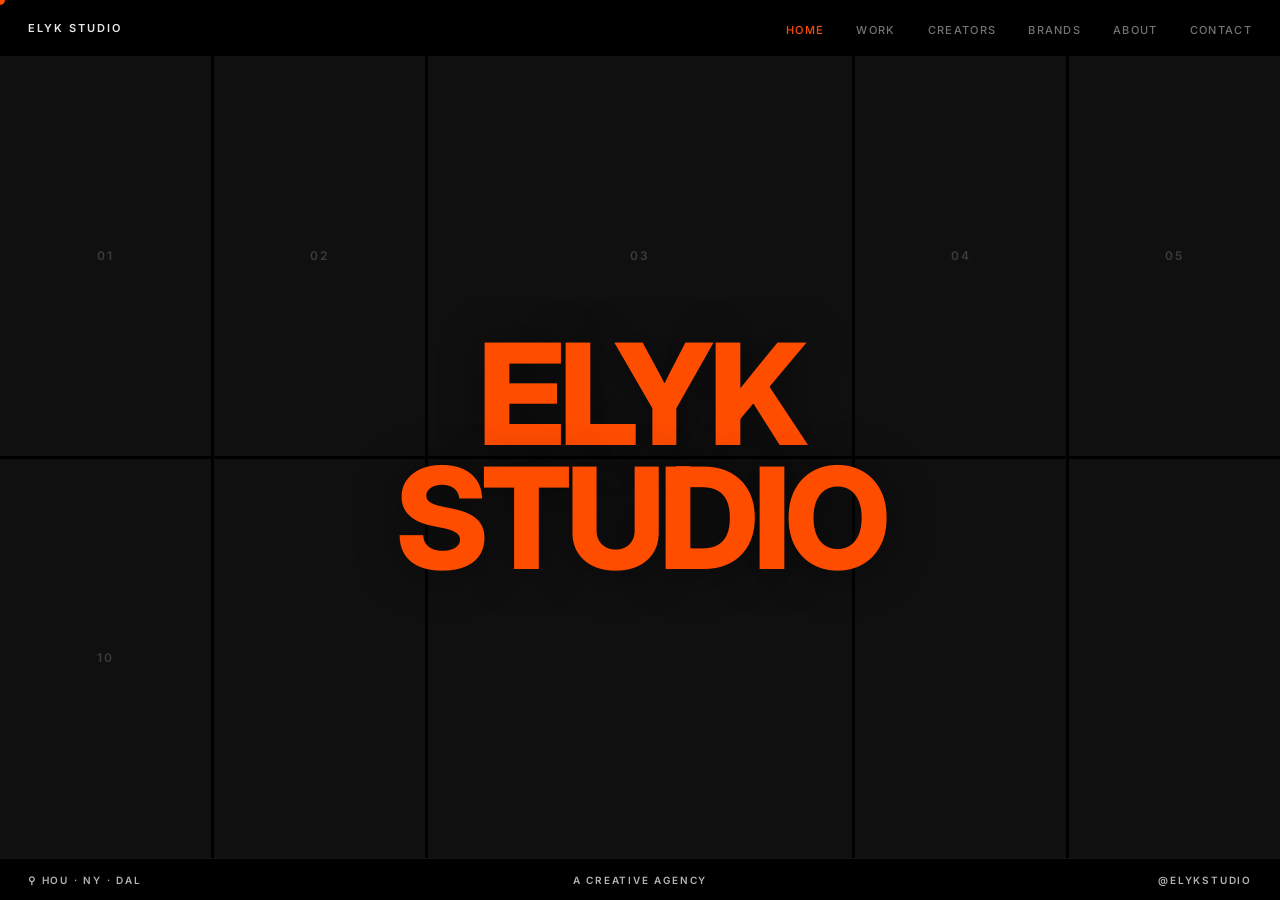
<file: index.html>
<!DOCTYPE html>
<html lang="en">
<head>
  <meta charset="UTF-8" />
  <meta name="viewport" content="width=device-width, initial-scale=1.0" />
  <meta name="description" content="Elyk Studio — A creative agency." />
  <title>ELYK STUDIO</title>
  <link rel="stylesheet" href="css/style.css" />
  <link rel="preconnect" href="https://fonts.googleapis.com" />
  <link rel="preconnect" href="https://fonts.gstatic.com" crossorigin />
  <link href="https://fonts.googleapis.com/css2?family=Inter:wght@300;400;500;600;800&display=swap" rel="stylesheet" />
</head>
<body class="home">

  <!-- Custom cursor -->
  <div class="cursor" id="cursor"></div>

  <!-- ===================== NAV ===================== -->
  <nav class="nav nav--home">
    <a href="index.html" class="nav__logo">Elyk Studio</a>
    <ul class="nav__links">
      <li><a href="index.html" class="active">Home</a></li>
      <li><a href="work.html">Work</a></li>
      <li><a href="creators.html">Creators</a></li>
      <li><a href="brands.html">Brands</a></li>
      <li><a href="about.html">About</a></li>
      <li><a href="contact.html">Contact</a></li>
    </ul>
  </nav>

  <!-- ===================== VIDEO GRID =====================
    Full-bleed 2-row grid. One video per cell.

    HOW TO ADD YOUR VIDEOS:
    ─────────────────────────────────────────────
    Portrait clip → replace src="videos/clip-X.mp4"
    YouTube       → replace YOUR_VIDEO_ID_X (2 places each)

    Drop .mp4 files into the /videos folder in this project.
    ───────────────────────────────────────────── -->
  <main class="grid-stage">

    <!-- Row 1 -->
    <div class="grid-cell grid-cell--portrait">
      <video class="grid-video" muted loop playsinline preload="none"
             poster="https://res.cloudinary.com/dmh01vpoz/video/upload/f_auto,q_auto,w_640/peacegray_TikTokDownloader.com_fef8b_q6gndk.jpg"
             data-src="https://res.cloudinary.com/dmh01vpoz/video/upload/f_auto,q_auto:eco,w_640/peacegray_TikTokDownloader.com_fef8b_q6gndk.mp4"></video>
      <div class="grid-cell__placeholder"><span>01</span></div>
    </div>

    <div class="grid-cell grid-cell--portrait">
      <video class="grid-video" muted loop playsinline preload="none"
             poster="https://res.cloudinary.com/dmh01vpoz/video/upload/f_auto,q_auto,w_640/ElianaOfori_moft6a.jpg"
             data-src="https://res.cloudinary.com/dmh01vpoz/video/upload/f_auto,q_auto:eco,w_640/ElianaOfori_moft6a.mp4"></video>
      <div class="grid-cell__placeholder"><span>02</span></div>
    </div>

    <!-- YouTube landscape — row 1 -->
    <div class="grid-cell grid-cell--landscape">
      <video class="grid-video" muted loop playsinline preload="none"
             poster="https://res.cloudinary.com/dmh01vpoz/video/upload/f_auto,q_auto,w_640/v1784480866/0715_2_4_dbrotw.jpg"
             data-src="https://res.cloudinary.com/dmh01vpoz/video/upload/f_auto,q_auto:eco,w_640/v1784480866/0715_2_4_dbrotw.mp4"></video>
      <div class="grid-cell__placeholder"><span>03</span></div>
    </div>

    <div class="grid-cell grid-cell--portrait">
      <video class="grid-video" muted loop playsinline preload="none"
             poster="https://res.cloudinary.com/dmh01vpoz/video/upload/f_auto,q_auto,w_640/v1784443368/0715_2_egw2zx.jpg"
             data-src="https://res.cloudinary.com/dmh01vpoz/video/upload/f_auto,q_auto:eco,w_640/v1784443368/0715_2_egw2zx.mp4"></video>
      <div class="grid-cell__placeholder"><span>04</span></div>
    </div>

    <div class="grid-cell grid-cell--portrait">
      <video class="grid-video" muted loop playsinline preload="none"
             poster="https://res.cloudinary.com/dmh01vpoz/video/upload/f_auto,q_auto,w_640/Video-749_za96e4.jpg"
             data-src="https://res.cloudinary.com/dmh01vpoz/video/upload/f_auto,q_auto:eco,w_640/Video-749_za96e4.mp4"></video>
      <div class="grid-cell__placeholder"><span>05</span></div>
    </div>
    <div class="grid-cell grid-cell--portrait">
      <video class="grid-video" muted loop playsinline preload="none"
             poster="https://res.cloudinary.com/dmh01vpoz/video/upload/f_auto,q_auto,w_640/save_time_for_what_really_matters_by_downloading_Gauth_official_gauth_gauthpartner_examprep_study_-_ELYK._1080p_drjmeo.jpg"
             data-src="https://res.cloudinary.com/dmh01vpoz/video/upload/f_auto,q_auto:eco,w_640/save_time_for_what_really_matters_by_downloading_Gauth_official_gauth_gauthpartner_examprep_study_-_ELYK._1080p_drjmeo.mp4"></video>
      <div class="grid-cell__placeholder"><span>10</span></div>
    </div>
    <!-- Row 2 -->
    <div class="grid-cell grid-cell--portrait">
      <video class="grid-video" muted loop playsinline preload="none"
             poster="https://res.cloudinary.com/dmh01vpoz/video/upload/f_auto,q_auto,w_640/v1784445237/0628_tybceh.jpg"
             data-src="https://res.cloudinary.com/dmh01vpoz/video/upload/f_auto,q_auto:eco,w_640/v1784445237/0628_tybceh.mp4"></video>
      <div class="grid-cell__placeholder"><span>06</span></div>
    </div>

    <!-- YouTube landscape — row 2 -->
    <div class="grid-cell grid-cell--landscape">
      <video class="grid-video" muted loop playsinline preload="none"
             poster="https://res.cloudinary.com/dmh01vpoz/video/upload/f_auto,q_auto,w_640/Video-351_ekuxar.jpg"
             data-src="https://res.cloudinary.com/dmh01vpoz/video/upload/f_auto,q_auto:eco,w_640/Video-351_ekuxar.mp4"></video>
      <div class="grid-cell__placeholder"><span>07</span></div>
    </div>

    <div class="grid-cell grid-cell--portrait">
      <video class="grid-video" muted loop playsinline preload="none"
             poster="https://res.cloudinary.com/dmh01vpoz/video/upload/f_auto,q_auto,w_640/v1784479201/0715_2_2_ihyh3q.jpg"
             data-src="https://res.cloudinary.com/dmh01vpoz/video/upload/f_auto,q_auto:eco,w_640/v1784479201/0715_2_2_ihyh3q.mp4"></video>
      <div class="grid-cell__placeholder"><span>09</span></div>
    </div>

    <div class="grid-cell grid-cell--portrait">
      <video class="grid-video" muted loop playsinline preload="none"
             poster="https://res.cloudinary.com/dmh01vpoz/video/upload/f_auto,q_auto,w_640/Video-21_jdxeqt.jpg"
             data-src="https://res.cloudinary.com/dmh01vpoz/video/upload/f_auto,q_auto:eco,w_640/Video-21_jdxeqt.mp4"></video>
      <div class="grid-cell__placeholder"><span>08</span></div>
    </div>

    <!-- Brand wordmark overlay -->
    <div class="grid-wordmark" aria-hidden="true">
      <span class="grid-wordmark__text">ELYK<br />STUDIO</span>
    </div>

  </main>

  <!-- ===================== BOTTOM BAR ===================== -->
  <footer class="bottom-bar">
    <span class="bottom-bar__loc">⚲ HOU · NY · DAL</span>
    <span class="bottom-bar__tagline">A Creative Agency</span>
    <a href="https://instagram.com/elykstudio" class="bottom-bar__handle" target="_blank" rel="noopener">@ELYKSTUDIO</a>
  </footer>

  <script src="js/main.js?v=13"></script>
</body>
</html>
</file>
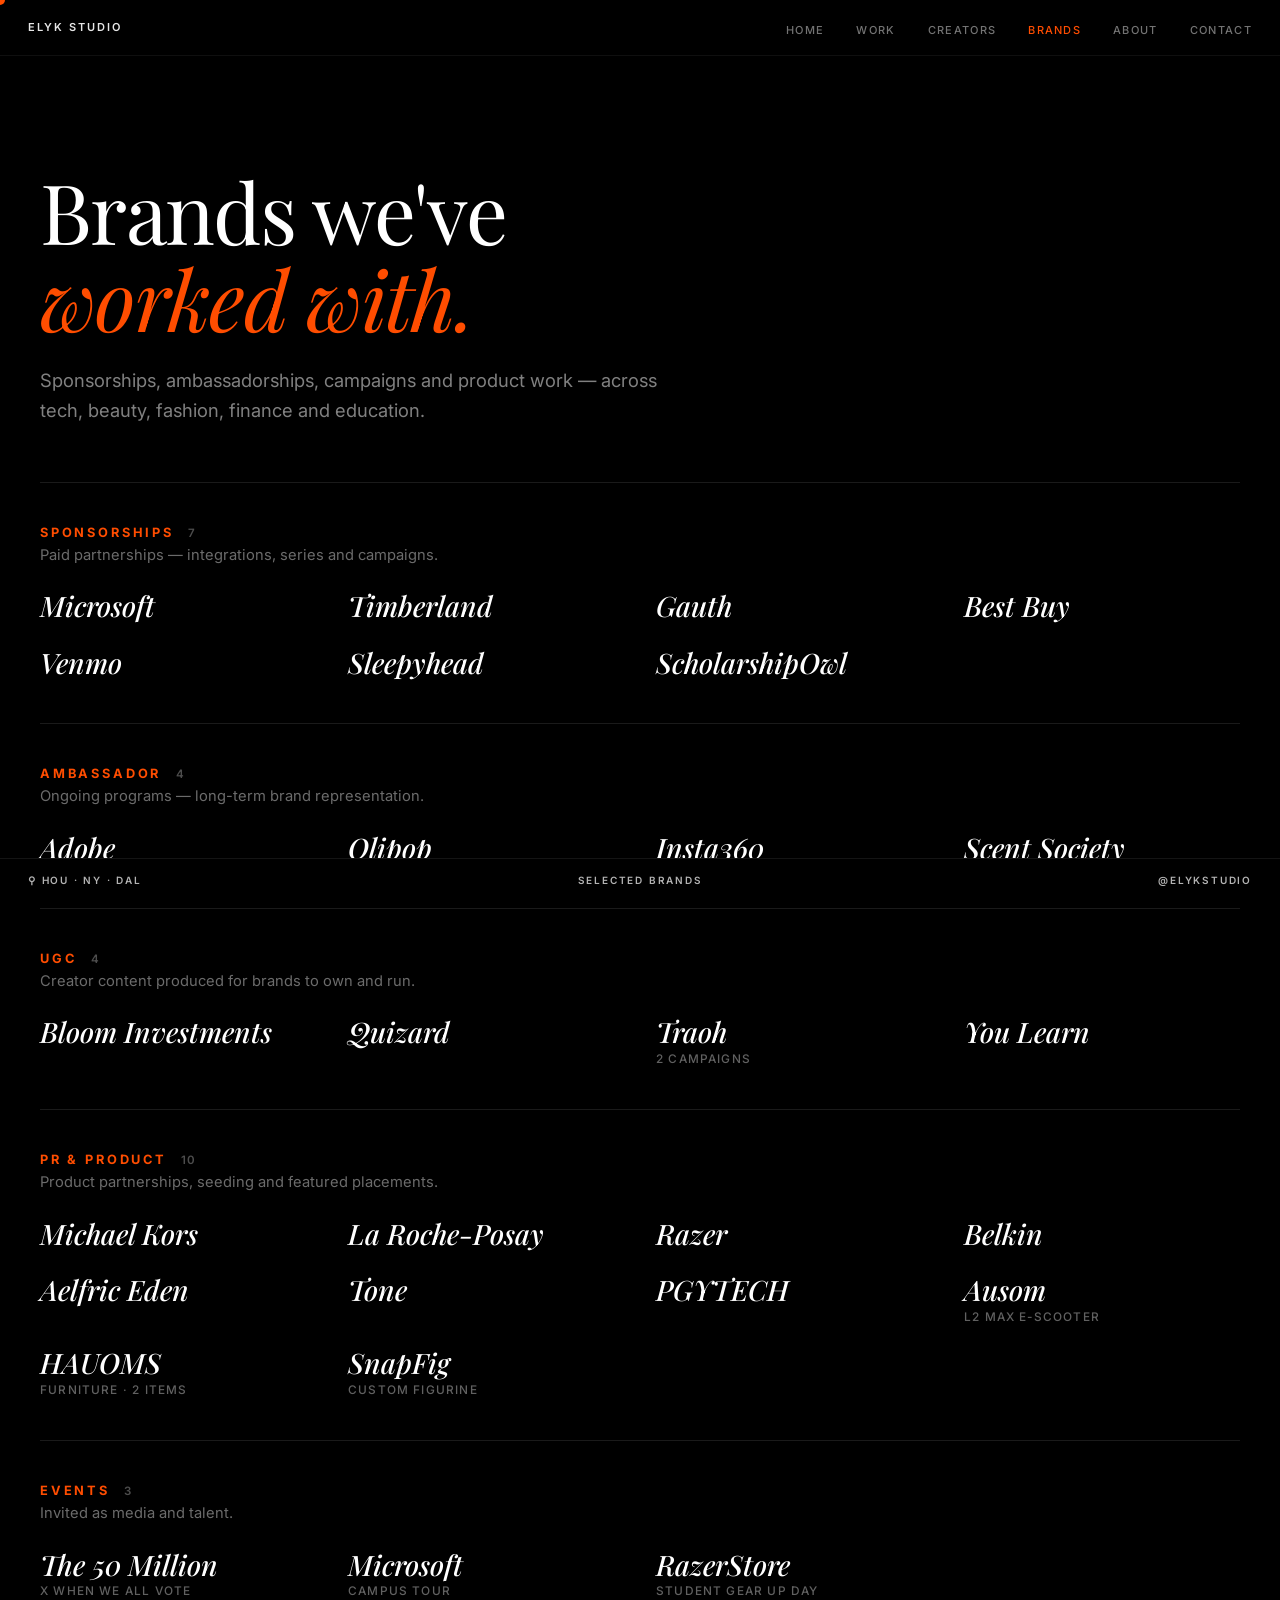
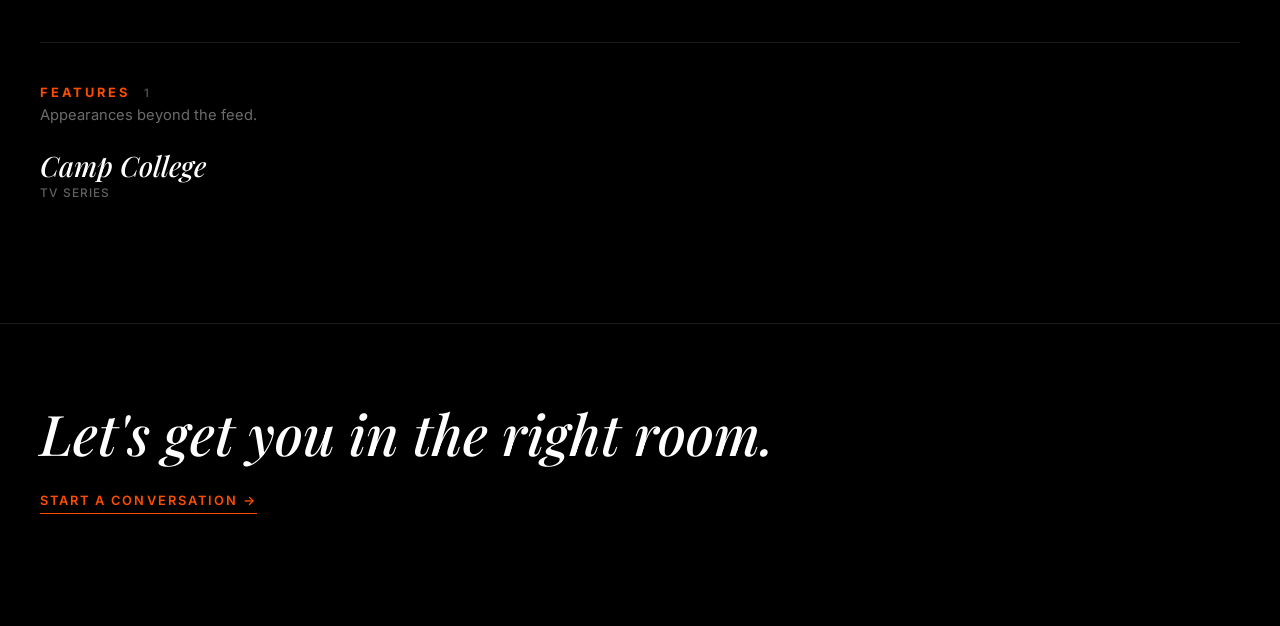
<file: brands.html>
<!DOCTYPE html>
<html lang="en">
<head>
  <meta charset="UTF-8" />
  <meta name="viewport" content="width=device-width, initial-scale=1.0" />
  <meta name="description" content="Elyk Studio — brands we've partnered with." />
  <title>ELYK STUDIO — Brands</title>
  <link rel="stylesheet" href="css/style.css" />
  <link rel="preconnect" href="https://fonts.googleapis.com" />
  <link rel="preconnect" href="https://fonts.gstatic.com" crossorigin />
  <link href="https://fonts.googleapis.com/css2?family=Inter:wght@300;400;500;600;800&family=Playfair+Display:ital,wght@0,400;0,500;1,400;1,500;1,600&display=swap" rel="stylesheet" />
</head>
<body>

  <div class="cursor" id="cursor"></div>

  <nav class="nav nav--page">
    <a href="index.html" class="nav__logo">Elyk Studio</a>
    <ul class="nav__links">
      <li><a href="index.html">Home</a></li>
      <li><a href="work.html">Work</a></li>
      <li><a href="creators.html">Creators</a></li>
      <li><a href="brands.html" class="active">Brands</a></li>
      <li><a href="about.html">About</a></li>
      <li><a href="contact.html">Contact</a></li>
    </ul>
  </nav>

  <main class="page">
    <section class="br-intro">
      <h1 class="br-lead fade-up">
        Brands we've<br /><em>worked with.</em>
      </h1>
      <p class="br-sub fade-up">
        Sponsorships, ambassadorships, campaigns and product work — across tech,
        beauty, fashion, finance and education.
      </p>
    </section>

    <!-- Groups are injected from BRAND_GROUPS in js/campaigns.js -->
    <section class="br-groups" id="brandGroups"></section>

    <section class="ab-cta">
      <h2 class="ab-cta__text">Let's get you in the right room.</h2>
      <a href="contact.html" class="ab-cta__link">Start a conversation →</a>
    </section>
  </main>

  <footer class="bottom-bar">
    <span class="bottom-bar__loc">⚲ HOU · NY · DAL</span>
    <span class="bottom-bar__tagline">Selected Brands</span>
    <a href="https://instagram.com/elykstudio" class="bottom-bar__handle" target="_blank" rel="noopener">@ELYKSTUDIO</a>
  </footer>

  <script src="js/campaigns.js?v=13"></script>
  <script src="js/main.js?v=13"></script>
</body>
</html>
</file>
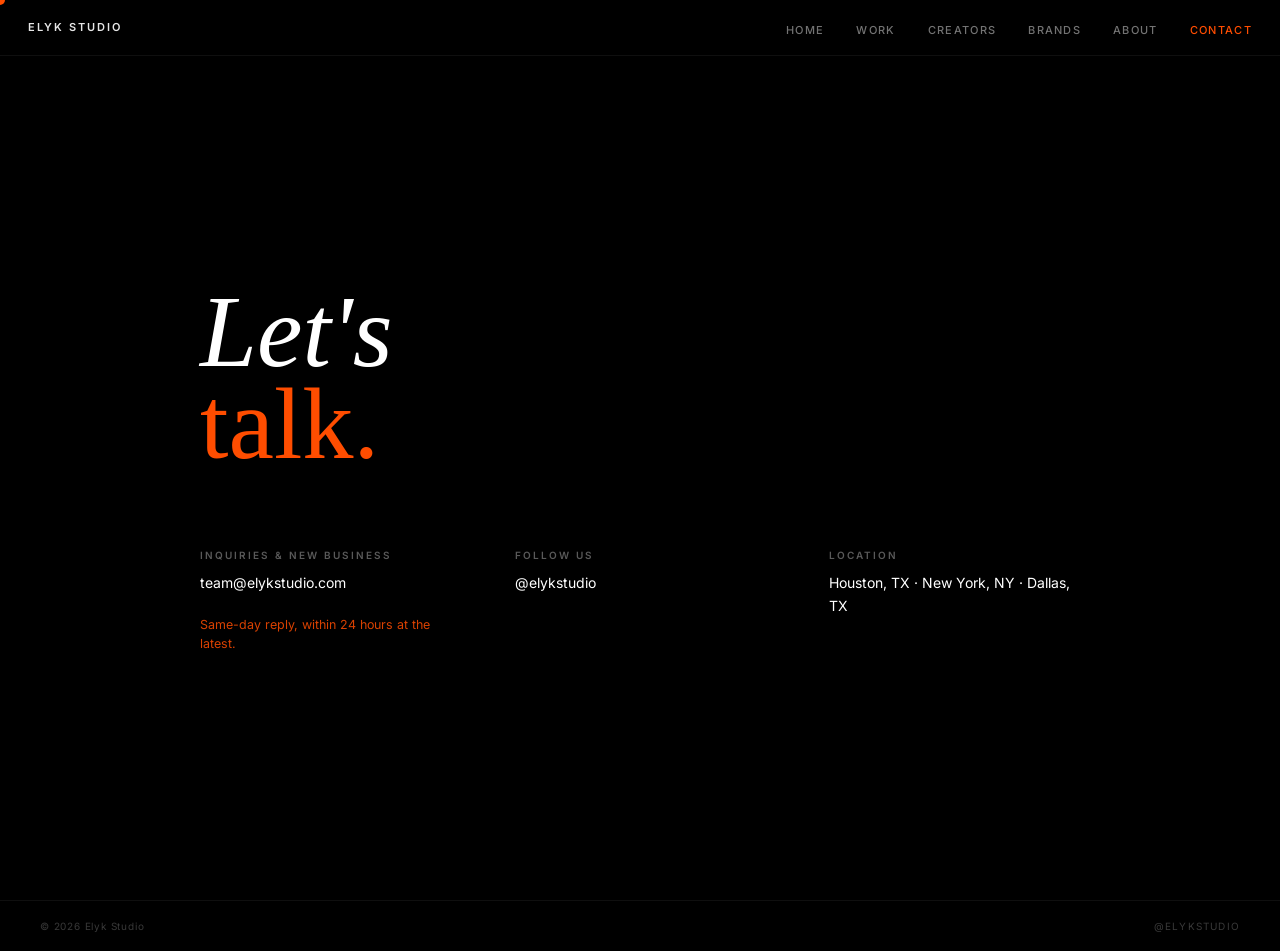
<file: contact.html>
<!DOCTYPE html>
<html lang="en">
<head>
  <meta charset="UTF-8" />
  <meta name="viewport" content="width=device-width, initial-scale=1.0" />
  <meta name="description" content="Elyk Studio — Contact" />
  <title>ELYK STUDIO — Contact</title>
  <link rel="stylesheet" href="css/style.css" />
  <link rel="preconnect" href="https://fonts.googleapis.com" />
  <link rel="preconnect" href="https://fonts.gstatic.com" crossorigin />
  <link href="https://fonts.googleapis.com/css2?family=Inter:wght@300;400;500;600&display=swap" rel="stylesheet" />
</head>
<body>

  <!-- Custom cursor -->
  <div class="cursor" id="cursor"></div>

  <!-- Navigation -->
  <nav class="nav nav--page">
    <a href="index.html" class="nav__logo">Elyk Studio</a>
    <ul class="nav__links">
      <li><a href="index.html">Home</a></li>
      <li><a href="work.html">Work</a></li>
      <li><a href="creators.html">Creators</a></li>
      <li><a href="brands.html">Brands</a></li>
      <li><a href="about.html">About</a></li>
      <li><a href="contact.html" class="active">Contact</a></li>
    </ul>
  </nav>

  <!-- Contact content -->
  <main class="page">
    <section class="contact">

      <h1 class="contact__heading fade-up">
        Let's<br /><em>talk.</em>
      </h1>

      <div class="contact__grid">
        <div class="contact__group fade-up">
          <span class="contact__label">Inquiries &amp; New Business</span>
          <div class="contact__value">
            <a href="mailto:team@elykstudio.com">team@elykstudio.com</a>
          </div>
          <span class="contact__note">Same-day reply, within 24 hours at the latest.</span>
        </div>

        <div class="contact__group fade-up">
          <span class="contact__label">Follow Us</span>
          <div class="contact__value">
            <a href="https://instagram.com/elykstudio" target="_blank" rel="noopener">@elykstudio</a>
          </div>
        </div>

        <div class="contact__group fade-up">
          <span class="contact__label">Location</span>
          <div class="contact__value">
            Houston, TX · New York, NY · Dallas, TX
          </div>
        </div>
      </div>

    </section>
  </main>

  <!-- Footer -->
  <footer class="footer">
    <span class="footer__copy">© 2026 Elyk Studio</span>
    <a href="https://instagram.com/elykstudio" class="footer__social" target="_blank" rel="noopener">@elykstudio</a>
  </footer>

  <script src="js/main.js?v=13"></script>
</body>
</html>
</file>
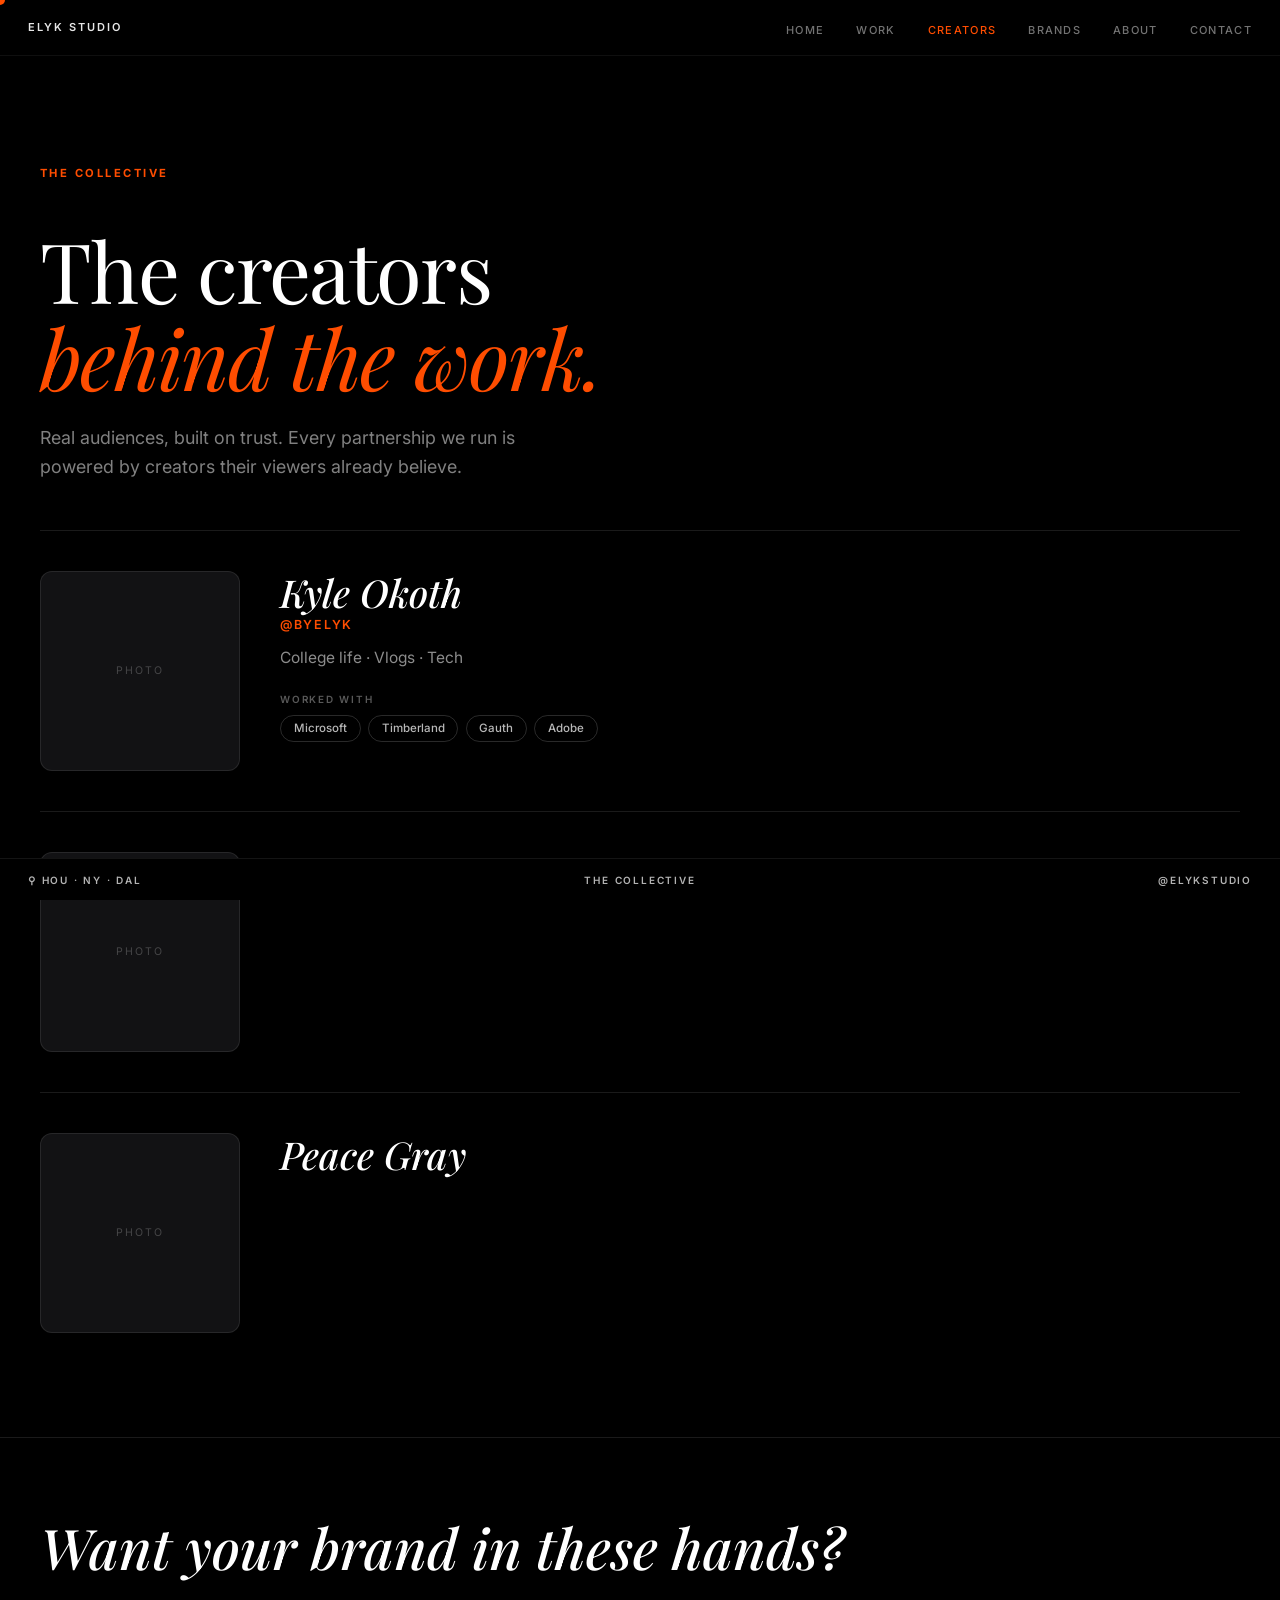
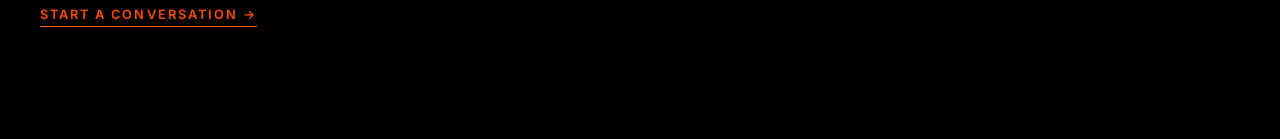
<file: creators.html>
<!DOCTYPE html>
<html lang="en">
<head>
  <meta charset="UTF-8" />
  <meta name="viewport" content="width=device-width, initial-scale=1.0" />
  <meta name="description" content="Elyk Studio — the creators behind the work." />
  <title>ELYK STUDIO — Creators</title>
  <link rel="stylesheet" href="css/style.css" />
  <link rel="preconnect" href="https://fonts.googleapis.com" />
  <link rel="preconnect" href="https://fonts.gstatic.com" crossorigin />
  <link href="https://fonts.googleapis.com/css2?family=Inter:wght@300;400;500;600;800&family=Playfair+Display:ital,wght@0,400;0,500;1,400;1,500;1,600&display=swap" rel="stylesheet" />
</head>
<body>

  <div class="cursor" id="cursor"></div>

  <nav class="nav nav--page">
    <a href="index.html" class="nav__logo">Elyk Studio</a>
    <ul class="nav__links">
      <li><a href="index.html">Home</a></li>
      <li><a href="work.html">Work</a></li>
      <li><a href="creators.html" class="active">Creators</a></li>
      <li><a href="brands.html">Brands</a></li>
      <li><a href="about.html">About</a></li>
      <li><a href="contact.html">Contact</a></li>
    </ul>
  </nav>

  <main class="page">
    <section class="cr-intro">
      <span class="ab-section-label">The collective</span>
      <h1 class="cr-lead fade-up">
        The creators<br /><em>behind the work.</em>
      </h1>
      <p class="cr-sub fade-up">
        Real audiences, built on trust. Every partnership we run is powered by
        creators their viewers already believe.
      </p>
    </section>

    <!-- Injected from CREATORS in js/campaigns.js -->
    <section class="cr-list" id="creatorList"></section>

    <section class="ab-cta">
      <h2 class="ab-cta__text">Want your brand in these hands?</h2>
      <a href="contact.html" class="ab-cta__link">Start a conversation →</a>
    </section>
  </main>

  <footer class="bottom-bar">
    <span class="bottom-bar__loc">⚲ HOU · NY · DAL</span>
    <span class="bottom-bar__tagline">The Collective</span>
    <a href="https://instagram.com/elykstudio" class="bottom-bar__handle" target="_blank" rel="noopener">@ELYKSTUDIO</a>
  </footer>

  <script src="js/campaigns.js?v=13"></script>
  <script src="js/main.js?v=13"></script>
</body>
</html>
</file>
<file: css/style.css>
/* =============================================
   ELYK STUDIO — Design System
   ============================================= */

@import url('https://fonts.googleapis.com/css2?family=Inter:wght@300;400;500;600&display=swap');

/* --- Reset --- */
*, *::before, *::after {
  box-sizing: border-box;
  margin: 0;
  padding: 0;
}

/* --- Tokens --- */
:root {
  --bg:        #000000;   /* true black */
  --bg-soft:   #101010;   /* near-black panels */
  --orange:    #FF4D00;   /* bright orange accent */
  --orange-dim:#8a2a00;   /* muted orange for dim states */
  --cream:     var(--orange); /* legacy alias → orange (so old refs still work) */
  --white:     #ffffff;
  --grey:      #A2A2A2;
  --dark-grey: #2a2a2a;
  --accent:    var(--orange);

  --font-display: 'Georgia', 'Times New Roman', serif;
  --font-serif:   'Playfair Display', 'Georgia', serif;
  --font-body:    'Inter', Arial, sans-serif;

  --ease: cubic-bezier(0.25, 0.46, 0.45, 0.94);
  --dur: 0.4s;

  --nav-h:    56px;
  --bar-h:    42px;
}

/* --- Base --- */
html {
  font-size: 16px;
  -webkit-font-smoothing: antialiased;
  height: 100%;
}

body {
  background-color: var(--bg);
  color: var(--white);
  font-family: var(--font-body);
  line-height: 1;
  overflow-x: hidden;
  cursor: none;
  height: 100%;
}

a {
  color: inherit;
  text-decoration: none;
}

/* =============================================
   CUSTOM CURSOR
   ============================================= */
.cursor {
  position: fixed;
  top: 0; left: 0;
  width: 10px; height: 10px;
  background: var(--orange);
  border-radius: 50%;
  pointer-events: none;
  z-index: 9999;
  transform: translate(-50%, -50%);
  transition: width 0.18s var(--ease), height 0.18s var(--ease), opacity 0.2s;
  mix-blend-mode: difference;
}
.cursor.expanded { width: 44px; height: 44px; }

/* =============================================
   NAVIGATION
   ============================================= */
.nav {
  position: fixed;
  top: 0; left: 0; right: 0;
  z-index: 200;
  height: var(--nav-h);
  display: flex;
  align-items: center;
  justify-content: space-between;
  padding: 0 1.75rem;
}

/* Home nav sits on top of grid — subtle shadow keeps text legible over video */
.nav--home {
  background: transparent;
}
.nav--home .nav__logo,
.nav--home .nav__links a {
  text-shadow: 0 1px 12px rgba(0,0,0,0.6);
}

/* Inner-page nav gets subtle dark bg */
.nav--page {
  background: rgba(0,0,0,0.85);
  backdrop-filter: blur(12px);
  border-bottom: 1px solid rgba(255,255,255,0.06);
}

.nav__logo {
  font-size: 0.6875rem;
  font-weight: 600;
  letter-spacing: 0.18em;
  text-transform: uppercase;
  color: var(--white);
  opacity: 0.9;
  transition: opacity var(--dur) var(--ease);
}
.nav__logo:hover { opacity: 1; }

.nav__links {
  display: flex;
  gap: 2rem;
  list-style: none;
}
.nav__links a {
  font-size: 0.6875rem;
  font-weight: 500;
  letter-spacing: 0.12em;
  text-transform: uppercase;
  color: var(--white);
  opacity: 0.45;
  transition: opacity var(--dur) var(--ease);
}
.nav__links a:hover { opacity: 1; }
.nav__links a.active { opacity: 1; color: var(--orange); }

/* =============================================
   HOME — VIDEO GRID STAGE
   ============================================= */
body.home {
  overflow: hidden; /* full-bleed, no scroll on desktop */
}

.grid-stage {
  position: fixed;
  inset: 0;
  /*
    6 columns:
      portrait | portrait | landscape(2col) | portrait | portrait
    We use repeat with named tracks so landscape cells can span 2.

    Columns: 1fr 1fr 1fr 1fr 1fr 1fr  (6 equal)
    Landscape cells span 2 of those.

    2 rows that together fill the space between nav and bottom bar.
  */
  display: grid;
  grid-template-columns: repeat(6, 1fr);
  grid-template-rows: repeat(2, 1fr);
  gap: 3px;
  padding-top: var(--nav-h);
  padding-bottom: var(--bar-h);
  z-index: 0;
}

/* Portrait cell — 1 col wide */
.grid-cell--portrait {
  grid-column: span 1;
}

/* Landscape cell — 2 cols wide (for YouTube 16:9) */
.grid-cell--landscape {
  grid-column: span 2;
}

/* Each cell */
.grid-cell {
  position: relative;
  overflow: hidden;
  background: var(--bg-soft);
}

/* Video inside cell */
.grid-video {
  position: absolute;
  inset: 0;
  width: 100%;
  height: 100%;
  object-fit: cover;
  display: block;
}

/* YouTube iframe wrapper */
.yt-embed {
  position: absolute;
  inset: 0;
  width: 100%;
  height: 100%;
}

/* Scale the iframe up so it fills and crops (same trick as object-fit:cover) */
.yt-embed iframe {
  position: absolute;
  /* push left and top to center a wider/taller iframe */
  top: 50%;
  left: 50%;
  width: 177.78%;   /* 16/9 * 100% */
  height: 100%;
  min-width: 100%;
  min-height: 56.25%; /* 9/16 * 100% */
  transform: translate(-50%, -50%);
  border: none;
  pointer-events: none; /* keep hover effects on parent */
}

/* Placeholder shown when no video src is loaded */
.grid-cell__placeholder {
  position: absolute;
  inset: 0;
  display: flex;
  flex-direction: column;
  align-items: center;
  justify-content: center;
  gap: 0.4rem;
  /* Only visible if video/iframe didn't load */
  z-index: 1;
  pointer-events: none;
  opacity: 0; /* hidden by default — shown via JS if video errors */
}

/* Show placeholder when cell has no-video class */
.grid-cell.no-video .grid-cell__placeholder {
  opacity: 1;
}

.grid-cell__placeholder span {
  font-size: 0.75rem;
  font-weight: 600;
  letter-spacing: 0.14em;
  text-transform: uppercase;
  color: rgba(255,255,255,0.18);
}

.grid-cell__placeholder--yt span {
  color: rgba(255,77,0,0.3);
}

.grid-cell__placeholder small {
  font-size: 0.55rem;
  letter-spacing: 0.1em;
  text-transform: uppercase;
  color: rgba(255,255,255,0.1);
  display: block;
}

/* Hover overlay on each cell */
.grid-cell::after {
  content: '';
  position: absolute;
  inset: 0;
  background: rgba(0,0,0,0);
  transition: background 0.3s var(--ease);
  z-index: 2;
}
.grid-cell:hover::after {
  background: rgba(0,0,0,0.15);
}

/* =============================================
   BRAND WORDMARK OVERLAY
   ============================================= */
.grid-wordmark {
  position: fixed;
  inset: var(--nav-h) 0 var(--bar-h) 0;
  display: flex;
  align-items: center;
  justify-content: center;
  pointer-events: none;
  z-index: 100;
}

.grid-wordmark__text {
  font-family: var(--font-body);
  font-size: clamp(3.5rem, 11vw, 10rem);
  font-weight: 800;
  line-height: 0.88;
  letter-spacing: -0.04em;
  text-align: center;
  text-transform: uppercase;
  color: var(--orange); /* bright orange wordmark pop */
  text-shadow: 0 2px 40px rgba(0,0,0,0.5);
  user-select: none;
}

/* =============================================
   BOTTOM BAR
   ============================================= */
.bottom-bar {
  position: fixed;
  bottom: 0; left: 0; right: 0;
  height: var(--bar-h);
  z-index: 200;
  display: flex;
  align-items: center;
  justify-content: space-between;
  padding: 0 1.75rem;
  background: var(--bg);
  border-top: 1px solid rgba(255,255,255,0.08);
}

.bottom-bar__loc,
.bottom-bar__tagline,
.bottom-bar__handle {
  font-size: 0.625rem;
  font-weight: 600;
  letter-spacing: 0.18em;
  text-transform: uppercase;
  color: var(--white);
  opacity: 0.7;
}

.bottom-bar__tagline {
  position: absolute;
  left: 50%;
  transform: translateX(-50%);
}

.bottom-bar__handle {
  transition: opacity var(--dur) var(--ease);
}
.bottom-bar__handle:hover { opacity: 1; }

/* =============================================
   FOLDER CAROUSEL (each grid cell)
   ============================================= */

/* Slide track — horizontal flex strip */
.folder__track {
  position: absolute;
  inset: 0;
  display: flex;
  transition: transform 0.45s cubic-bezier(0.4, 0, 0.2, 1);
  will-change: transform;
}

/* Each slide fills the cell exactly */
.folder__slide {
  flex: 0 0 100%;
  width: 100%;
  height: 100%;
  position: relative;
  overflow: hidden;
}

/* YouTube slide: iframe covers + crops */
.folder__slide--yt iframe {
  position: absolute;
  top: 50%; left: 50%;
  width: 177.78%; height: 100%;
  min-width: 100%; min-height: 56.25%;
  transform: translate(-50%, -50%);
  border: none;
  pointer-events: none;
}

/* Video inside a slide */
.folder__slide video {
  position: absolute;
  inset: 0;
  width: 100%; height: 100%;
  object-fit: cover;
  display: block;
}

/* Placeholder tile */
.folder__placeholder {
  position: absolute;
  inset: 0;
  display: flex;
  flex-direction: column;
  align-items: center;
  justify-content: center;
  gap: 0.4rem;
  background: var(--bg-soft);
}
.folder__placeholder span {
  font-size: 0.65rem;
  font-weight: 600;
  letter-spacing: 0.16em;
  text-transform: uppercase;
  color: rgba(255,255,255,0.15);
}
.folder__placeholder--yt span {
  color: rgba(255,77,0,0.25);
}
.folder__placeholder small {
  font-size: 0.5rem;
  letter-spacing: 0.12em;
  text-transform: uppercase;
  color: rgba(255,255,255,0.08);
}

/* UI overlay layer */
.folder__ui {
  position: absolute;
  inset: 0;
  z-index: 10;
  pointer-events: none;
}

/* ── Folder tab (top label) ── */
.folder__tab {
  position: absolute;
  top: 0; left: 0; right: 0;
  height: 28px;
  display: flex;
  align-items: center;
  padding: 0 0.75rem;
  background: rgba(0,0,0,0);
  transition: background 0.3s;
  pointer-events: none;
}

/* label text injected by JS from data-label */
.folder__tab::after {
  content: attr(data-label);
  font-size: 0.55rem;
  font-weight: 600;
  letter-spacing: 0.16em;
  text-transform: uppercase;
  color: rgba(255,255,255,0);
  transition: color 0.3s;
  white-space: nowrap;
  overflow: hidden;
  text-overflow: ellipsis;
}

.grid-cell:hover .folder__tab {
  background: linear-gradient(to bottom, rgba(0,0,0,0.55) 0%, transparent 100%);
}
.grid-cell:hover .folder__tab::after {
  color: rgba(255,255,255,0.7);
}

/* ── Dot indicators ── */
.folder__dots {
  position: absolute;
  bottom: 10px;
  left: 0; right: 0;
  display: flex;
  align-items: center;
  justify-content: center;
  gap: 5px;
  opacity: 0;
  transition: opacity 0.3s;
}

.grid-cell:hover .folder__dots { opacity: 1; }

.folder__dot {
  width: 4px; height: 4px;
  border-radius: 50%;
  background: rgba(255,255,255,0.3);
  transition: background 0.25s, transform 0.25s;
  cursor: pointer;
  pointer-events: all;
}
.folder__dot.active {
  background: var(--orange);
  transform: scale(1.3);
}

/* ── Arrow buttons ── */
.folder__arrows {
  position: absolute;
  inset: 28px 0 28px 0;
  display: flex;
  align-items: center;
  justify-content: space-between;
  padding: 0 0.5rem;
  opacity: 0;
  transition: opacity 0.25s;
  pointer-events: none;
}

.grid-cell:hover .folder__arrows { opacity: 1; }

.folder__arrow {
  pointer-events: all;
  width: 28px; height: 28px;
  border-radius: 50%;
  background: rgba(0,0,0,0.45);
  border: 1px solid rgba(255,255,255,0.12);
  color: var(--white);
  font-size: 1rem;
  line-height: 1;
  cursor: pointer;
  display: flex;
  align-items: center;
  justify-content: center;
  transition: background 0.2s, transform 0.15s, opacity 0.2s;
  backdrop-filter: blur(6px);
}
.folder__arrow:hover {
  background: rgba(255,77,0,0.2);
  transform: scale(1.1);
}
.folder__arrow:active { transform: scale(0.95); }
.folder__arrow.hidden { opacity: 0; pointer-events: none; }

/* Hover lift on the whole cell */
.grid-cell {
  transition: box-shadow 0.3s;
}
.grid-cell:hover {
  box-shadow: 0 0 0 1.5px rgba(255,77,0,0.18) inset;
  z-index: 5;
}

/* =============================================
   INNER PAGES (contact, about, work)
   ============================================= */
body:not(.home) {
  overflow-y: auto;
}

.page {
  min-height: 100vh;
  display: flex;
  flex-direction: column;
  padding-top: var(--nav-h);
}

/* =============================================
   CONTACT PAGE
   ============================================= */
.contact {
  flex: 1;
  display: flex;
  flex-direction: column;
  justify-content: center;
  padding: 5rem 2.5rem 6rem;
  max-width: 960px;
  margin: 0 auto;
  width: 100%;
}

.contact__heading {
  font-family: var(--font-display);
  font-size: clamp(3rem, 8vw, 7rem);
  font-weight: 400;
  font-style: italic;
  line-height: 0.9;
  color: var(--white);
  margin-bottom: 5rem;
}
.contact__heading em {
  font-style: normal;
  color: var(--orange);
}

.contact__grid {
  display: grid;
  grid-template-columns: repeat(auto-fit, minmax(200px, 1fr));
  gap: 3rem 4rem;
}

.contact__group {
  display: flex;
  flex-direction: column;
  gap: 0.75rem;
}

.contact__label {
  font-size: 0.625rem;
  font-weight: 600;
  letter-spacing: 0.2em;
  text-transform: uppercase;
  color: var(--grey);
  opacity: 0.55;
}

.contact__value {
  font-size: 0.875rem;
  color: var(--white);
  line-height: 1.6;
}
.contact__value a {
  transition: color var(--dur) var(--ease);
}
.contact__value a:hover { color: var(--orange); }

/* =============================================
   FOOTER (inner pages)
   ============================================= */
.footer {
  padding: 1.25rem 2.5rem;
  display: flex;
  align-items: center;
  justify-content: space-between;
  border-top: 1px solid rgba(255,255,255,0.06);
  margin-top: auto;
}

.footer__copy {
  font-size: 0.625rem;
  color: var(--grey);
  opacity: 0.35;
  letter-spacing: 0.08em;
}

.footer__social {
  font-size: 0.625rem;
  color: var(--grey);
  opacity: 0.35;
  letter-spacing: 0.12em;
  text-transform: uppercase;
  transition: opacity var(--dur) var(--ease);
}
.footer__social:hover { opacity: 0.8; }

/* =============================================
   FADE-UP ANIMATION
   ============================================= */
.fade-up {
  opacity: 0;
  transform: translateY(18px);
  animation: fade-up 0.85s var(--ease) forwards;
}
.fade-up:nth-child(1) { animation-delay: 0.08s; }
.fade-up:nth-child(2) { animation-delay: 0.2s; }
.fade-up:nth-child(3) { animation-delay: 0.34s; }
.fade-up:nth-child(4) { animation-delay: 0.48s; }
.fade-up:nth-child(5) { animation-delay: 0.60s; }
.fade-up:nth-child(6) { animation-delay: 0.72s; }

@keyframes fade-up {
  to { opacity: 1; transform: translateY(0); }
}

/* =============================================
   RESPONSIVE
   ============================================= */

/* Tablet: tighten up, allow scroll on home */
@media (max-width: 1024px) {
  body.home {
    overflow-y: auto;
  }

  .grid-stage {
    position: relative;
    height: calc(100svh - var(--nav-h) - var(--bar-h));
    padding-top: 0;
    padding-bottom: 0;
    margin-top: var(--nav-h);
    margin-bottom: var(--bar-h);
  }
}

/* Mobile: stack to 2 columns, portrait only */
@media (max-width: 640px) {
  :root {
    --nav-h: 52px;
    --bar-h: 40px;
  }

  .grid-stage {
    grid-template-columns: repeat(2, 1fr);
    grid-template-rows: none; /* let it auto-flow */
    grid-auto-flow: row dense; /* backfill the slot left empty when a full-width landscape wraps */
    height: auto;
    min-height: calc(100svh - var(--nav-h) - var(--bar-h));
    gap: 2px;
  }

  /* On mobile, landscape cells go full width */
  .grid-cell--landscape {
    grid-column: span 2;
    aspect-ratio: 16/9;
  }

  .grid-cell--portrait {
    aspect-ratio: 9/16;
  }

  /* Wordmark stays centered over the grid — scrim keeps it legible */
  .grid-wordmark {
    position: fixed;
    inset: var(--nav-h) 0 var(--bar-h) 0;
  }
  .grid-wordmark::before {
    content: '';
    position: absolute;
    inset: 0;
    background: radial-gradient(ellipse 70% 40% at center, rgba(0,0,0,0.72) 0%, rgba(0,0,0,0) 70%);
    pointer-events: none;
  }
  .grid-wordmark__text {
    position: relative;
    font-size: clamp(2.75rem, 15vw, 4.5rem);
    text-shadow: 0 2px 30px rgba(0,0,0,0.85);
  }

  /* Nav — fits 4 links + logo comfortably */
  .nav {
    padding: 0 1.1rem;
  }
  .nav__logo {
    font-size: 0.62rem;
    letter-spacing: 0.14em;
  }
  .nav__links {
    gap: 1rem;
  }
  .nav__links a {
    font-size: 0.6rem;
    letter-spacing: 0.08em;
  }

  .bottom-bar {
    padding: 0 1.1rem;
  }
  .bottom-bar__loc,
  .bottom-bar__handle {
    font-size: 0.58rem;
    letter-spacing: 0.12em;
  }
  .bottom-bar__tagline {
    display: none; /* hide middle label on mobile to avoid overlap */
  }
}

/* =============================================
   TOUCH DEVICES — restore native cursor,
   hide the custom orange dot
   ============================================= */
@media (hover: none), (pointer: coarse) {
  body { cursor: auto; }
  a, button, .work-item, .grid-cell { cursor: pointer; }
  .cursor { display: none !important; }
}

/* =============================================
   WORK INDEX (clickable campaign list)
   ============================================= */
body.work-list {
  overflow-x: hidden;
  min-height: 100vh;
  background: #000;
}

/* Background video layer — behind active title only */
.work-bg {
  position: fixed;
  inset: 0;
  z-index: 0;
  background: #000;
}
.work-bg video,
.work-bg iframe {
  position: absolute;
  inset: 0;
  width: 100%;
  height: 100%;
  object-fit: cover;
  opacity: 0;
  transition: opacity 0.7s var(--ease);
  pointer-events: none;
}
.work-bg video.active,
.work-bg iframe.active { opacity: 1; }

/* Scale YouTube bg to cover */
.work-bg iframe {
  top: 50%; left: 50%;
  width: 177.78vh;
  min-width: 100%;
  min-height: 56.25vw;
  transform: translate(-50%, -50%);
  border: none;
}

.work-bg__overlay {
  position: absolute;
  inset: 0;
  z-index: 2;
  background: radial-gradient(ellipse at center, rgba(0,0,0,0.55) 0%, rgba(0,0,0,0.78) 100%);
}

/* The list itself */
.work-index {
  position: relative;
  z-index: 10;
  min-height: 100vh;
  display: flex;
  flex-direction: column;
  align-items: center;
  justify-content: center;
  gap: 0.5rem;
  padding: calc(var(--nav-h) + 4rem) 1.5rem calc(var(--bar-h) + 7rem);
}

.work-item {
  display: flex;
  flex-direction: column;
  align-items: center;
  text-align: center;
  padding: 0.6rem 1rem;
  cursor: pointer;
  transition: transform 0.4s var(--ease);
}

.work-item__title {
  font-family: var(--font-serif);
  font-style: italic;
  font-weight: 500;
  font-size: clamp(2.5rem, 6.5vw, 5.5rem);
  line-height: 1.02;
  letter-spacing: -0.01em;
  color: #2a2a2a; /* dim by default */
  transition: color 0.4s var(--ease), transform 0.4s var(--ease);
}

.work-item__client {
  font-family: var(--font-body);
  font-weight: 700;
  font-size: clamp(0.7rem, 1.1vw, 0.95rem);
  letter-spacing: 0.22em;
  text-transform: uppercase;
  color: #2a2a2a;
  margin-top: 0.4rem;
  transition: color 0.4s var(--ease);
}

/* Active state */
.work-item.active .work-item__title { color: var(--orange); }
.work-item.active .work-item__client { color: var(--white); }

/* Small index number */
.work-item__index {
  display: none;
}

/* =============================================
   CLIENT MARQUEE — infinite logo/brand ticker
   Fixed strip that sits just above the bottom bar.
   ============================================= */
.client-marquee {
  position: fixed;
  left: 0;
  right: 0;
  bottom: var(--bar-h);
  z-index: 150;
  overflow: hidden;
  padding: 0.85rem 0;
  background: linear-gradient(0deg, rgba(0,0,0,0.85) 0%, rgba(0,0,0,0.55) 100%);
  border-top: 1px solid rgba(255,255,255,0.06);
  pointer-events: none; /* never blocks the titles behind it */
  /* fade both edges so items slide in/out softly */
  -webkit-mask-image: linear-gradient(90deg, transparent 0, #000 10%, #000 90%, transparent 100%);
          mask-image: linear-gradient(90deg, transparent 0, #000 10%, #000 90%, transparent 100%);
}

.client-marquee__track {
  display: flex;
  width: max-content;
  align-items: center;
  gap: 3.5rem;
  will-change: transform;
  animation: client-marquee-scroll 30s linear infinite;
}

/* Move exactly one half-width; the track holds two identical
   halves, so the loop is seamless. Duration set inline by JS. */
@keyframes client-marquee-scroll {
  from { transform: translateX(0); }
  to   { transform: translateX(-50%); }
}

.client-marquee__item {
  flex: 0 0 auto;
  font-family: var(--font-body);
  font-weight: 700;
  font-size: 0.95rem;
  letter-spacing: 0.16em;
  text-transform: uppercase;
  white-space: nowrap;
  color: rgba(255,255,255,0.5);
}

.client-marquee__item img {
  display: block;
  height: 22px;
  width: auto;
  opacity: 0.6;
}

/* Respect users who prefer no motion */
@media (prefers-reduced-motion: reduce) {
  .client-marquee__track { animation: none; }
}

/* =============================================
   CAMPAIGN DETAIL (case study)
   ============================================= */
body.campaign {
  overflow-y: auto;
  background: var(--bg);
}

.cs {
  padding-top: var(--nav-h);
  min-height: 100vh;
}

/* Hero */
.cs__hero {
  position: relative;
  height: 68vh;
  min-height: 420px;
  display: flex;
  align-items: flex-end;
  overflow: hidden;
  background: #000;
}
.cs__hero video,
.cs__hero iframe {
  position: absolute;
  inset: 0;
  width: 100%;
  height: 100%;
  object-fit: cover;
  border: none;
}
.cs__hero iframe {
  top: 50%; left: 50%;
  width: 177.78vh;
  min-width: 100%;
  transform: translate(-50%, -50%);
  pointer-events: none;
}
.cs__hero-overlay {
  position: absolute;
  inset: 0;
  z-index: 2;
  background: linear-gradient(to top, rgba(0,0,0,1) 0%, rgba(0,0,0,0.2) 45%, rgba(0,0,0,0.35) 100%);
}
.cs__hero-inner {
  position: relative;
  z-index: 3;
  padding: 0 2.5rem 3rem;
  width: 100%;
  max-width: 1200px;
  margin: 0 auto;
}
.cs__client {
  font-size: 0.7rem;
  font-weight: 700;
  letter-spacing: 0.24em;
  text-transform: uppercase;
  color: var(--orange);
  margin-bottom: 1rem;
}
.cs__title {
  font-family: var(--font-serif);
  font-style: italic;
  font-weight: 500;
  font-size: clamp(2.5rem, 7vw, 5.5rem);
  line-height: 0.98;
  color: var(--white);
}

/* Body layout */
.cs__body {
  max-width: 1200px;
  margin: 0 auto;
  padding: 4rem 2.5rem;
  display: grid;
  grid-template-columns: 1.6fr 1fr;
  gap: 4rem;
}

.cs__overview p {
  font-family: var(--font-body);
  font-size: 1.05rem;
  font-weight: 300;
  line-height: 1.7;
  color: rgba(255,255,255,0.85);
}

.cs__meta {
  display: flex;
  flex-direction: column;
  gap: 1.5rem;
}
.cs__meta-row {
  display: flex;
  flex-direction: column;
  gap: 0.4rem;
  border-top: 1px solid rgba(255,255,255,0.12);
  padding-top: 1rem;
}
.cs__meta-label {
  font-size: 0.6rem;
  font-weight: 700;
  letter-spacing: 0.2em;
  text-transform: uppercase;
  color: var(--grey);
  opacity: 0.6;
}
.cs__meta-value {
  font-size: 0.95rem;
  color: var(--white);
}

/* Results / analytics */
.cs__section-label {
  max-width: 1200px;
  margin: 0 auto;
  padding: 0 2.5rem;
  font-size: 0.7rem;
  font-weight: 700;
  letter-spacing: 0.22em;
  text-transform: uppercase;
  color: var(--orange);
  margin-bottom: 1.5rem;
}

.cs__results {
  max-width: 1200px;
  margin: 0 auto 4rem;
  padding: 0 2.5rem;
  display: grid;
  grid-template-columns: repeat(4, 1fr);
  gap: 1px;
  background: rgba(255,255,255,0.08);
  border: 1px solid rgba(255,255,255,0.08);
}
.cs__result {
  background: var(--bg);
  padding: 2rem 1.5rem;
  display: flex;
  flex-direction: column;
  gap: 0.6rem;
}
.cs__result-value {
  font-family: var(--font-serif);
  font-size: clamp(2rem, 4vw, 3rem);
  font-weight: 500;
  color: var(--orange);
  line-height: 1;
}
.cs__result-label {
  font-size: 0.62rem;
  font-weight: 600;
  letter-spacing: 0.16em;
  text-transform: uppercase;
  color: var(--grey);
}

/* Clip galleries */
.cs__clips {
  max-width: 1200px;
  margin: 0 auto 4rem;
  padding: 0 2.5rem;
}

/* YouTube — landscape row */
.cs__yt-grid {
  display: grid;
  grid-template-columns: repeat(auto-fit, minmax(320px, 1fr));
  gap: 1rem;
  margin-bottom: 3rem;
}
.cs__yt {
  position: relative;
  aspect-ratio: 16/9;
  background: var(--bg-soft);
  overflow: hidden;
  border-radius: 4px;
}
.cs__yt iframe {
  position: absolute;
  inset: 0;
  width: 100%;
  height: 100%;
  border: none;
}
.cs__yt .cs__ph {
  position: absolute; inset: 0;
  display: flex; align-items: center; justify-content: center;
  font-size: 0.7rem; font-weight: 600; letter-spacing: 0.16em;
  text-transform: uppercase; color: rgba(255,77,0,0.3);
}

/* TikTok — portrait row */
.cs__tt-grid {
  display: grid;
  grid-template-columns: repeat(auto-fit, minmax(240px, 1fr));
  gap: 1rem;
}
.cs__tt {
  position: relative;
  aspect-ratio: 9/16;
  background: var(--bg-soft);
  overflow: hidden;
  border-radius: 4px;
  display: flex;
  align-items: center;
  justify-content: center;
}
.cs__tt blockquote { margin: 0; width: 100%; }
.cs__tt .cs__ph {
  font-size: 0.7rem; font-weight: 600; letter-spacing: 0.16em;
  text-transform: uppercase; color: rgba(255,255,255,0.2);
  text-align: center; padding: 1rem;
}

.cs__clips-head {
  font-size: 0.7rem; font-weight: 700; letter-spacing: 0.2em;
  text-transform: uppercase; color: var(--grey);
  margin-bottom: 1.25rem; opacity: 0.7;
}

/* =============================================
   RESPONSIVE — work index + campaign
   ============================================= */
@media (max-width: 768px) {
  /* Work index — bigger tap targets, tighter rhythm.
     Centred, not top-aligned: with a short list, flex-start left the titles
     stacked up top and a dead slab of raw video filling the rest of the screen. */
  .work-index {
    gap: 1.1rem;
    padding: calc(var(--nav-h) + 1.5rem) 1.25rem calc(var(--bar-h) + 5.5rem);
    justify-content: center;
  }
  .work-item {
    padding: 0.4rem 1rem;
  }
  .work-item__title { font-size: 2.6rem; line-height: 1; }
  .work-item__client { font-size: 0.62rem; margin-top: 0.5rem; }
  /* On touch, the active title (and its video) follows scroll — see main.js */

  /* #2a2a2a reads as "dim" on black, but disappears against a bright frame —
     inactive titles need to stay legible over whatever is playing. */
  .work-item__title  { color: rgba(255,255,255,0.42); }
  .work-item__client { color: rgba(255,255,255,0.34); }
  .work-item.active .work-item__title  { color: var(--orange); }
  .work-item.active .work-item__client { color: var(--white); }

  /* Solid bar instead of a translucent gradient — the half-transparent band
     let the video through and read as a rendering glitch. */
  .client-marquee {
    padding: 0.6rem 0;
    background: #000;
    border-top: 1px solid rgba(255,255,255,0.08);
  }
  .client-marquee__track { gap: 2.25rem; }
  .client-marquee__item  { font-size: 0.75rem; letter-spacing: 0.14em; }
  .client-marquee__item img { height: 16px; }

  /* Campaign detail */
  .cs__hero {
    height: 48vh;
    min-height: 320px;
  }
  .cs__body {
    grid-template-columns: 1fr;
    gap: 2.5rem;
    padding: 2.5rem 1.5rem;
  }
  .cs__hero-inner { padding: 0 1.5rem 2rem; }
  .cs__overview p { font-size: 1rem; }
  .cs__results {
    grid-template-columns: repeat(2, 1fr);
    padding: 0 1.5rem;
  }
  .cs__section-label,
  .cs__clips { padding-left: 1.5rem; padding-right: 1.5rem; }
  .cs__result { padding: 1.5rem 1rem; }
  .cs__yt-grid { grid-template-columns: 1fr; }
  .cs__tt-grid { grid-template-columns: repeat(2, 1fr); }
}

/* Very small phones */
@media (max-width: 380px) {
  .nav__links { gap: 0.8rem; }
  .nav__links a { font-size: 0.56rem; letter-spacing: 0.06em; }
  .work-item__title { font-size: 2.1rem; }
  .cs__results { grid-template-columns: 1fr 1fr; }
}

/* =============================================
   ABOUT PAGE
   ============================================= */
body.about {
  overflow-y: auto;
  background: var(--bg);
}

.about-page {
  padding-top: var(--nav-h);
  max-width: 1100px;
  margin: 0 auto;
}

/* Intro / manifesto */
.ab-intro {
  padding: 7rem 2.5rem 4rem;
}
.ab-eyebrow {
  display: block;
  font-size: 0.7rem;
  font-weight: 600;
  letter-spacing: 0.24em;
  text-transform: uppercase;
  color: var(--orange);
  opacity: 0.8;
  margin-bottom: 2rem;
}
.ab-lead {
  font-family: var(--font-serif);
  font-weight: 500;
  font-size: clamp(2.4rem, 6vw, 4.75rem);
  line-height: 1.02;
  letter-spacing: -0.01em;
  color: var(--white);
}
.ab-lead em {
  font-style: italic;
  color: var(--orange);
}

/* Virgil quote */
.ab-quote {
  padding: 4rem 2.5rem;
  border-top: 1px solid rgba(255,255,255,0.1);
  border-bottom: 1px solid rgba(255,255,255,0.1);
  margin: 2rem 0;
}
.ab-quote__text {
  font-family: var(--font-serif);
  font-style: italic;
  font-weight: 400;
  font-size: clamp(1.5rem, 3.2vw, 2.5rem);
  line-height: 1.4;
  color: rgba(255,255,255,0.92);
  max-width: 900px;
  margin: 0 0 1.5rem;
}
.ab-quote__cite {
  display: block;
  font-family: var(--font-body);
  font-style: normal;
  font-size: 0.8rem;
  font-weight: 600;
  letter-spacing: 0.16em;
  text-transform: uppercase;
  color: var(--grey);
}

/* Philosophy */
.ab-philosophy {
  padding: 4rem 2.5rem;
  max-width: 820px;
  display: flex;
  flex-direction: column;
  gap: 2rem;
}
.ab-body {
  font-family: var(--font-body);
  font-size: clamp(1.05rem, 1.6vw, 1.35rem);
  font-weight: 300;
  line-height: 1.65;
  color: rgba(255,255,255,0.82);
}
.ab-body strong {
  font-weight: 600;
  color: var(--white);
}

/* Services */
.ab-services {
  padding: 4rem 2.5rem 5rem;
}
.ab-section-label {
  display: block;
  font-size: 0.7rem;
  font-weight: 700;
  letter-spacing: 0.22em;
  text-transform: uppercase;
  color: var(--orange);
  margin-bottom: 3rem;
}
.ab-services__grid {
  display: grid;
  grid-template-columns: repeat(3, 1fr);
  gap: 3rem;
}
.ab-service {
  display: flex;
  flex-direction: column;
  gap: 1rem;
  border-top: 1px solid rgba(255,255,255,0.14);
  padding-top: 1.5rem;
}
.ab-service__num {
  font-family: var(--font-serif);
  font-style: italic;
  font-size: 1.5rem;
  color: var(--orange);
  opacity: 0.8;
}
.ab-service__title {
  font-family: var(--font-body);
  font-size: 1.15rem;
  font-weight: 600;
  line-height: 1.25;
  color: var(--white);
}
.ab-service__desc {
  font-family: var(--font-body);
  font-size: 0.9rem;
  font-weight: 300;
  line-height: 1.6;
  color: rgba(255,255,255,0.7);
}

/* CTA */
.ab-cta {
  padding: 5rem 2.5rem 7rem;
  border-top: 1px solid rgba(255,255,255,0.1);
  display: flex;
  flex-direction: column;
  align-items: flex-start;
  gap: 2rem;
}
.ab-cta__text {
  font-family: var(--font-serif);
  font-style: italic;
  font-weight: 500;
  font-size: clamp(2rem, 5vw, 3.5rem);
  line-height: 1.05;
  color: var(--white);
}
.ab-cta__link {
  font-family: var(--font-body);
  font-size: 0.8rem;
  font-weight: 600;
  letter-spacing: 0.16em;
  text-transform: uppercase;
  color: var(--orange);
  padding-bottom: 0.3rem;
  border-bottom: 1px solid var(--orange);
  transition: opacity var(--dur) var(--ease);
}
.ab-cta__link:hover { opacity: 0.7; }

/* About responsive */
@media (max-width: 768px) {
  .ab-intro { padding: 5rem 1.5rem 3rem; }
  .ab-quote { padding: 3rem 1.5rem; }
  .ab-philosophy { padding: 3rem 1.5rem; gap: 1.5rem; }
  .ab-services { padding: 3rem 1.5rem 4rem; }
  .ab-services__grid {
    grid-template-columns: 1fr;
    gap: 2.5rem;
  }
  .ab-cta { padding: 4rem 1.5rem 5rem; }
}


/* =============================================
   BRANDS PAGE
   ============================================= */
.br-intro { padding: 7rem 2.5rem 3.5rem; }

.br-lead {
  font-family: var(--font-serif);
  font-weight: 400;
  font-size: clamp(2.6rem, 6.5vw, 5.5rem);
  line-height: 1.04;
  letter-spacing: -0.02em;
  color: var(--white);
}
.br-lead em { font-style: italic; color: var(--orange); }

.br-sub {
  margin-top: 1.5rem;
  max-width: 52ch;
  font-size: clamp(1rem, 1.5vw, 1.15rem);
  line-height: 1.65;
  color: rgba(255,255,255,0.5);
}

.br-groups { padding: 0 2.5rem 5rem; }

.br-group { padding: 2.75rem 0; border-top: 1px solid rgba(255,255,255,0.1); }

.br-group__head { display: flex; align-items: baseline; gap: 0.9rem; }

.br-group__label {
  font-family: var(--font-body);
  font-weight: 700;
  font-size: 0.8rem;
  letter-spacing: 0.22em;
  text-transform: uppercase;
  color: var(--orange);
}
.br-group__count {
  font-family: var(--font-body);
  font-size: 0.72rem;
  font-weight: 600;
  letter-spacing: 0.1em;
  color: rgba(255,255,255,0.3);
}
.br-group__blurb {
  margin-top: 0.5rem;
  font-size: 0.92rem;
  color: rgba(255,255,255,0.42);
}

.br-list {
  list-style: none;
  margin: 1.75rem 0 0;
  padding: 0;
  display: grid;
  grid-template-columns: repeat(auto-fill, minmax(230px, 1fr));
  gap: 1.5rem 2rem;
}

.br-item { display: flex; flex-direction: column; gap: 0.3rem; }

.br-item__name {
  font-family: var(--font-serif);
  font-style: italic;
  font-weight: 500;
  font-size: clamp(1.35rem, 2.2vw, 1.85rem);
  line-height: 1.15;
  color: var(--white);
}
.br-item__note {
  font-family: var(--font-body);
  font-size: 0.74rem;
  font-weight: 500;
  letter-spacing: 0.1em;
  text-transform: uppercase;
  color: rgba(255,255,255,0.38);
}

@media (max-width: 768px) {
  .br-intro  { padding: 3.5rem 1.5rem 2rem; }
  .br-groups { padding: 0 1.5rem 3.5rem; }
  .br-group { padding: 2rem 0; }
  .br-list { grid-template-columns: repeat(auto-fill, minmax(150px, 1fr)); gap: 1.25rem 1.5rem; }
  .br-item__name { font-size: 1.25rem; }
}

/* =============================================
   ABOUT — two-sided mission + founder
   ============================================= */
.ab-sides { padding: 1rem 2.5rem 4rem; }

.ab-sides__lead {
  font-family: var(--font-serif);
  font-weight: 400;
  font-size: clamp(2rem, 4.5vw, 3.6rem);
  line-height: 1.1;
  letter-spacing: -0.02em;
  color: var(--white);
  margin: 0.75rem 0 2.75rem;
}
.ab-sides__lead em { font-style: italic; color: var(--orange); }

.ab-sides__grid {
  display: grid;
  grid-template-columns: repeat(auto-fit, minmax(300px, 1fr));
  gap: 2rem 3.5rem;
}

.ab-side__tag {
  display: block;
  font-family: var(--font-body);
  font-weight: 700;
  font-size: 0.72rem;
  letter-spacing: 0.22em;
  text-transform: uppercase;
  color: var(--orange);
  margin-bottom: 0.85rem;
}
.ab-side__text {
  font-size: 1.02rem;
  line-height: 1.75;
  color: rgba(255,255,255,0.62);
}
.ab-side__text strong { color: var(--white); font-weight: 600; }

.ab-sides__close {
  margin-top: 2.75rem;
  padding-top: 2rem;
  border-top: 1px solid rgba(255,255,255,0.1);
  max-width: 62ch;
  font-size: 1.02rem;
  line-height: 1.75;
  color: rgba(255,255,255,0.5);
}

/* ── Founder ── */
.ab-founder {
  display: grid;
  grid-template-columns: 0.85fr 1.15fr;
  gap: 3.5rem;
  align-items: center;
  padding: 4rem 2.5rem 5rem;
  border-top: 1px solid rgba(255,255,255,0.1);
}

.ab-founder__media {
  position: relative;
  aspect-ratio: 4 / 5;
  border-radius: 14px;
  overflow: hidden;
  background: #121214;
  border: 1px solid rgba(255,255,255,0.09);
}
.ab-founder__img {
  position: absolute; inset: 0;
  width: 100%; height: 100%;
  object-fit: cover;
  display: block;
}
/* placeholder shows only when the photo is missing */
.ab-founder__ph {
  position: absolute; inset: 0;
  display: none;
  align-items: center; justify-content: center;
  font-family: var(--font-body);
  font-size: 0.72rem;
  letter-spacing: 0.2em;
  text-transform: uppercase;
  color: rgba(255,255,255,0.25);
}
.ab-founder__media.is-empty .ab-founder__img { display: none; }
.ab-founder__media.is-empty .ab-founder__ph { display: flex; }

.ab-founder__name {
  font-family: var(--font-serif);
  font-style: italic;
  font-weight: 500;
  font-size: clamp(2.2rem, 4.5vw, 3.4rem);
  line-height: 1.05;
  color: var(--white);
  margin: 0.6rem 0 0.35rem;
}
.ab-founder__role {
  font-family: var(--font-body);
  font-size: 0.75rem;
  font-weight: 600;
  letter-spacing: 0.2em;
  text-transform: uppercase;
  color: var(--orange);
  margin-bottom: 1.75rem;
}
.ab-founder__body .ab-body { margin-bottom: 1.15rem; }

@media (max-width: 900px) {
  .ab-founder { grid-template-columns: 1fr; gap: 2.25rem; }
  .ab-founder__media { max-width: 320px; }
}
@media (max-width: 768px) {
  .ab-sides   { padding: 0.5rem 1.5rem 3rem; }
  .ab-founder { padding: 3rem 1.5rem 3.5rem; }
  .ab-sides__grid { gap: 2rem; }
}

.contact__note {
  display: block;
  margin-top: 0.6rem;
  font-family: var(--font-body);
  font-size: 0.78rem;
  line-height: 1.5;
  color: var(--orange);
  opacity: 0.85;
}

/* =============================================
   WORK INDEX — group headings
   With ~18 campaigns the flat list lost its hierarchy; these break it
   into Sponsorships / Campaigns / Events while keeping the hover video.
   ============================================= */
.work-group {
  width: 100%;
  text-align: center;
  margin: 2.25rem 0 0.75rem;
}
.work-group:first-child { margin-top: 0; }

.work-group__label {
  display: inline-block;
  font-family: var(--font-body);
  font-weight: 700;
  font-size: 0.66rem;
  letter-spacing: 0.3em;
  text-transform: uppercase;
  color: rgba(255,255,255,0.32);
  padding-bottom: 0.5rem;
  border-bottom: 1px solid rgba(255,255,255,0.12);
}

/* Titles shrink once the list is long, so more fits per screen */
.work-index .work-item__title { font-size: clamp(1.6rem, 3.4vw, 2.9rem); }
.work-index .work-item { padding: 0.28rem 1rem; }
.work-index { justify-content: flex-start; gap: 0.1rem;
              padding-top: calc(var(--nav-h) + 2.5rem); }

/* Campaigns with no clip yet: still clickable, just no hover video */
.work-item--noclip .work-item__title { opacity: 0.88; }

@media (max-width: 768px) {
  .work-group { margin: 1.5rem 0 0.5rem; }
  .work-group__label { font-size: 0.6rem; letter-spacing: 0.24em; }
  .work-index .work-item__title { font-size: 1.75rem; }
}

/* =============================================
   CREATORS PAGE
   ============================================= */
.cr-intro { padding: 7rem 2.5rem 3rem; }
.cr-lead {
  font-family: var(--font-serif);
  font-weight: 400;
  font-size: clamp(2.6rem, 6.5vw, 5.5rem);
  line-height: 1.04;
  letter-spacing: -0.02em;
  color: var(--white);
  margin-top: 0.75rem;
}
.cr-lead em { font-style: italic; color: var(--orange); }
.cr-sub {
  margin-top: 1.4rem;
  max-width: 50ch;
  font-size: clamp(1rem, 1.5vw, 1.12rem);
  line-height: 1.65;
  color: rgba(255,255,255,0.5);
}

.cr-list { padding: 0 2.5rem 4rem; }

.cr-card {
  display: grid;
  grid-template-columns: 200px 1.1fr 1fr;
  gap: 2.5rem;
  align-items: start;
  padding: 2.5rem 0;
  border-top: 1px solid rgba(255,255,255,0.1);
}

.cr-card__media {
  position: relative;
  aspect-ratio: 1 / 1;
  border-radius: 12px;
  overflow: hidden;
  background: #121214;
  border: 1px solid rgba(255,255,255,0.09);
}
.cr-card__img { position: absolute; inset: 0; width: 100%; height: 100%; object-fit: cover; display: block; }
.cr-card__ph {
  position: absolute; inset: 0; display: none;
  align-items: center; justify-content: center;
  font-family: var(--font-body); font-size: 0.66rem;
  letter-spacing: 0.2em; text-transform: uppercase;
  color: rgba(255,255,255,0.22);
}
.cr-card__media.is-empty .cr-card__img { display: none; }
.cr-card__media.is-empty .cr-card__ph  { display: flex; }

.cr-card__name {
  display: block;
  font-family: var(--font-serif);
  font-style: italic; font-weight: 500;
  font-size: clamp(1.7rem, 3vw, 2.4rem);
  line-height: 1.1; color: var(--white);
  text-decoration: none;
}
a.cr-card__name:hover { color: var(--orange); }

.cr-card__handle {
  display: block; margin-top: 0.4rem;
  font-family: var(--font-body); font-size: 0.78rem; font-weight: 600;
  letter-spacing: 0.14em; text-transform: uppercase; color: var(--orange);
}
.cr-card__niche {
  margin-top: 0.9rem; font-size: 0.97rem; line-height: 1.6;
  color: rgba(255,255,255,0.55);
}

.cr-card__stats {
  display: flex; flex-wrap: wrap; gap: 1.75rem;
  margin-top: 1.5rem; padding-top: 1.25rem;
  border-top: 1px solid rgba(255,255,255,0.08);
}
.cr-stat__value {
  display: block;
  font-family: var(--font-serif); font-weight: 500;
  font-size: 1.5rem; color: var(--orange); line-height: 1;
}
.cr-stat__label {
  display: block; margin-top: 0.35rem;
  font-family: var(--font-body); font-size: 0.64rem; font-weight: 600;
  letter-spacing: 0.16em; text-transform: uppercase;
  color: rgba(255,255,255,0.4);
}

.cr-card__brands { margin-top: 1.5rem; }
.cr-card__brands-label {
  display: block; margin-bottom: 0.65rem;
  font-family: var(--font-body); font-size: 0.62rem; font-weight: 600;
  letter-spacing: 0.18em; text-transform: uppercase;
  color: rgba(255,255,255,0.35);
}
.cr-card__chips { display: flex; flex-wrap: wrap; gap: 0.45rem; }
.cr-chip {
  font-family: var(--font-body); font-size: 0.72rem; font-weight: 500;
  padding: 0.4rem 0.8rem; border-radius: 100px;
  color: rgba(255,255,255,0.72);
  border: 1px solid rgba(255,255,255,0.16);
}

.cr-card__reel { display: grid; grid-template-columns: repeat(2, 1fr); gap: 0.6rem; }
.cr-clip {
  position: relative; aspect-ratio: 9 / 16;
  border-radius: 10px; overflow: hidden;
  background: #121214; border: 1px solid rgba(255,255,255,0.08);
}
.cr-clip__vid { position: absolute; inset: 0; width: 100%; height: 100%; object-fit: cover; display: block; }

@media (max-width: 1000px) {
  .cr-card { grid-template-columns: 150px 1fr; }
  .cr-card__reel { grid-column: 1 / -1; grid-template-columns: repeat(4, 1fr); }
}
@media (max-width: 768px) {
  .cr-intro { padding: 3.5rem 1.5rem 2rem; }
  .cr-list  { padding: 0 1.5rem 3rem; }
  .cr-card  { grid-template-columns: 110px 1fr; gap: 1.25rem; padding: 2rem 0; }
  .cr-card__stats { gap: 1.25rem; }
  .cr-card__reel  { grid-template-columns: repeat(2, 1fr); gap: 0.5rem; }
}

/* =============================================
   NAV — six links instead of four
   The logo was wrapping to two lines and the last link was clipping once
   Creators and Brands were added. Keep the logo on one line and let the
   links tighten (and scroll, as a last resort) rather than break.
   ============================================= */
.nav__logo { white-space: nowrap; flex: 0 0 auto; }

.nav__links {
  flex: 0 1 auto;
  min-width: 0;
  overflow-x: auto;
  scrollbar-width: none;
  -ms-overflow-style: none;
}
.nav__links::-webkit-scrollbar { display: none; }
.nav__links a { white-space: nowrap; }

@media (max-width: 900px) {
  .nav__links { gap: 1.25rem; }
  .nav__links a { font-size: 0.63rem; letter-spacing: 0.09em; }
}
@media (max-width: 640px) {
  .nav { padding: 0 0.9rem; gap: 0.75rem; }
  .nav__logo  { font-size: 0.58rem; letter-spacing: 0.1em; }
  .nav__links { gap: 0.72rem; }
  .nav__links a { font-size: 0.55rem; letter-spacing: 0.05em; }
}
@media (max-width: 380px) {
  .nav__logo  { font-size: 0.54rem; letter-spacing: 0.06em; }
  .nav__links { gap: 0.55rem; }
  .nav__links a { font-size: 0.5rem; letter-spacing: 0.03em; }
}
</file>
